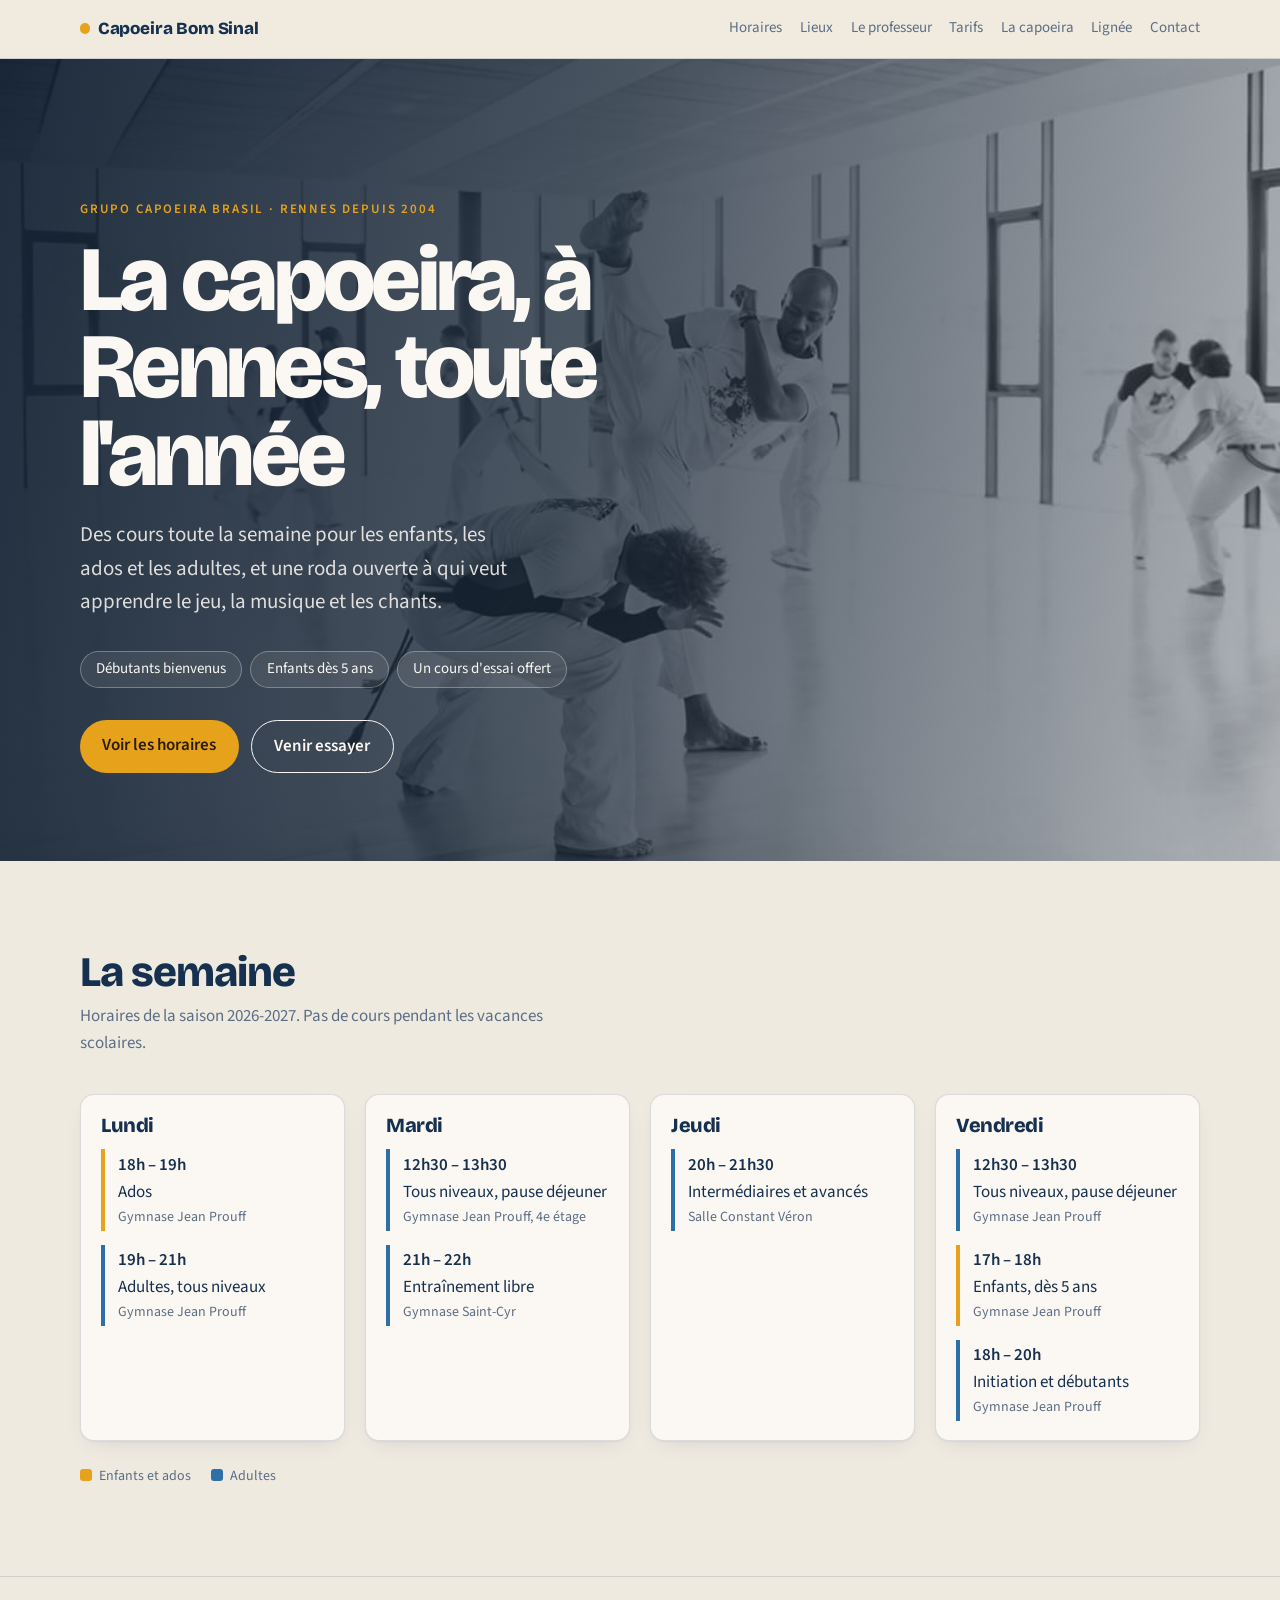
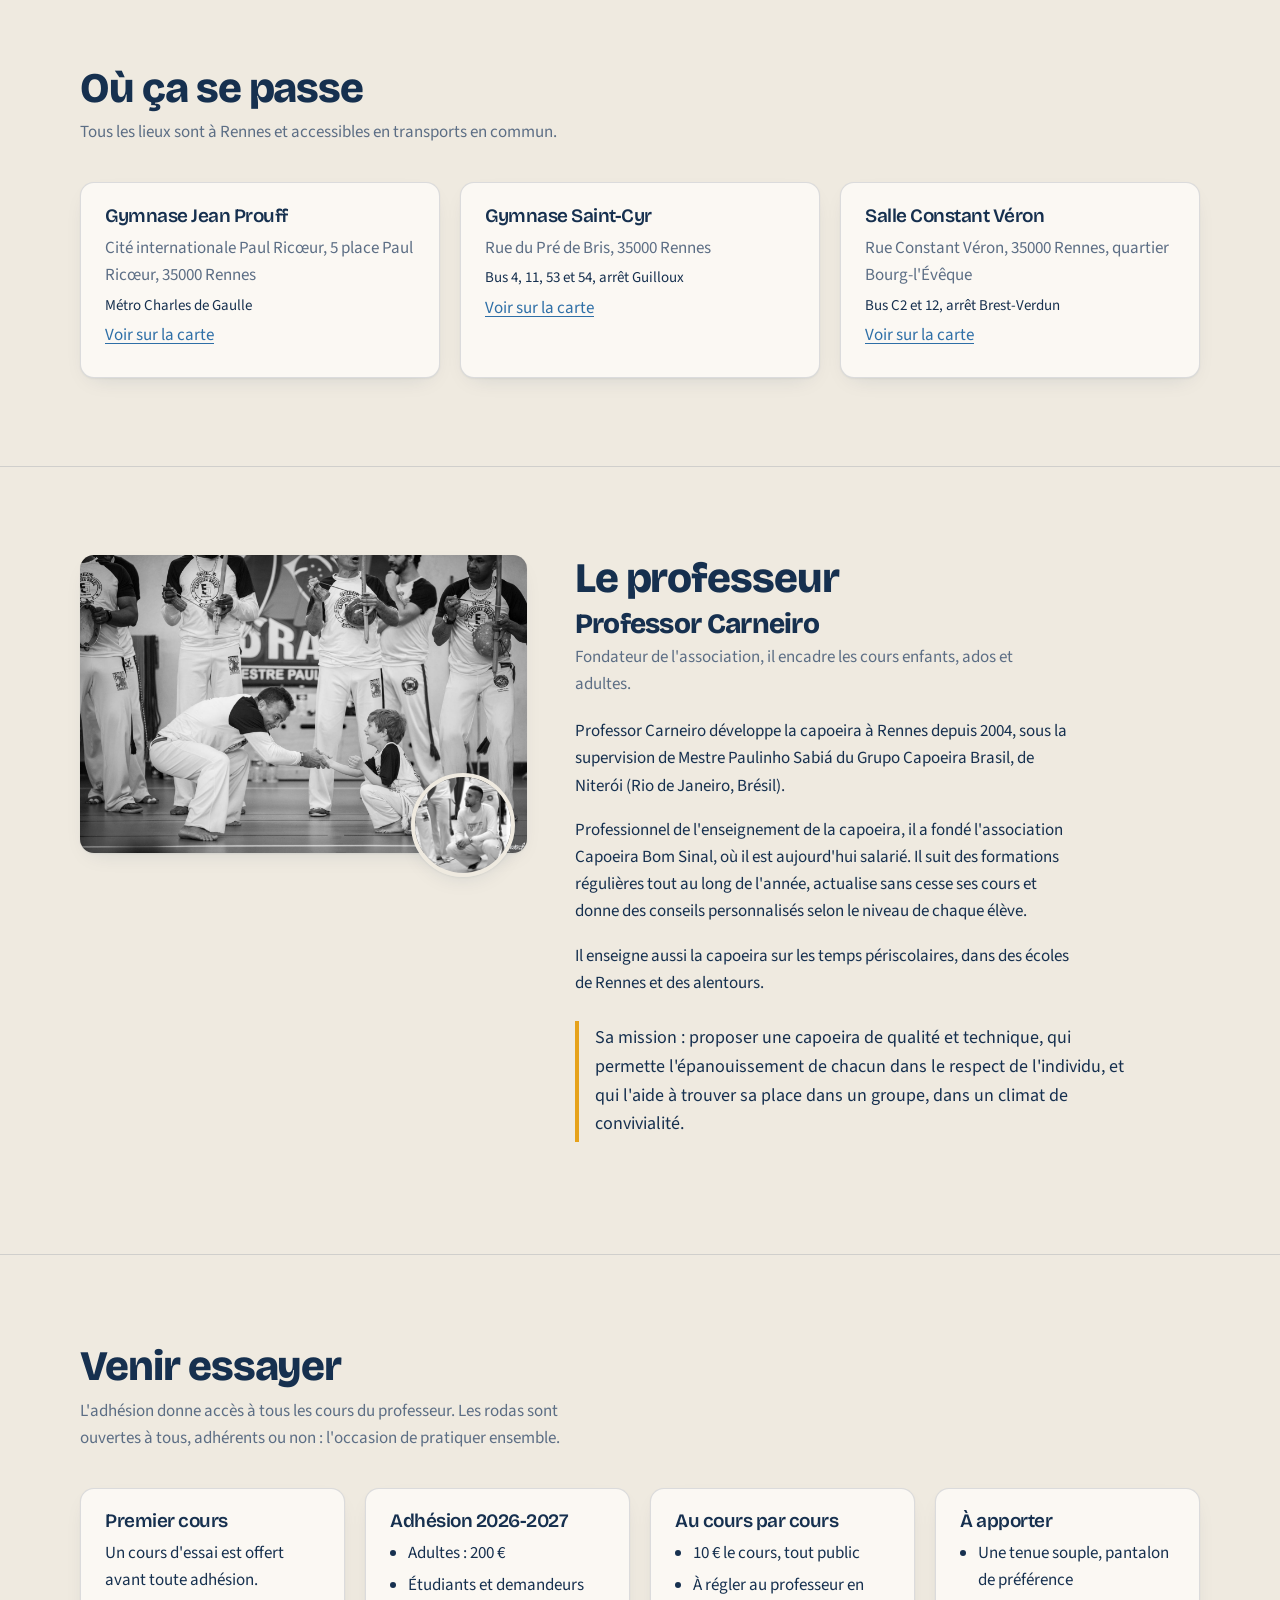
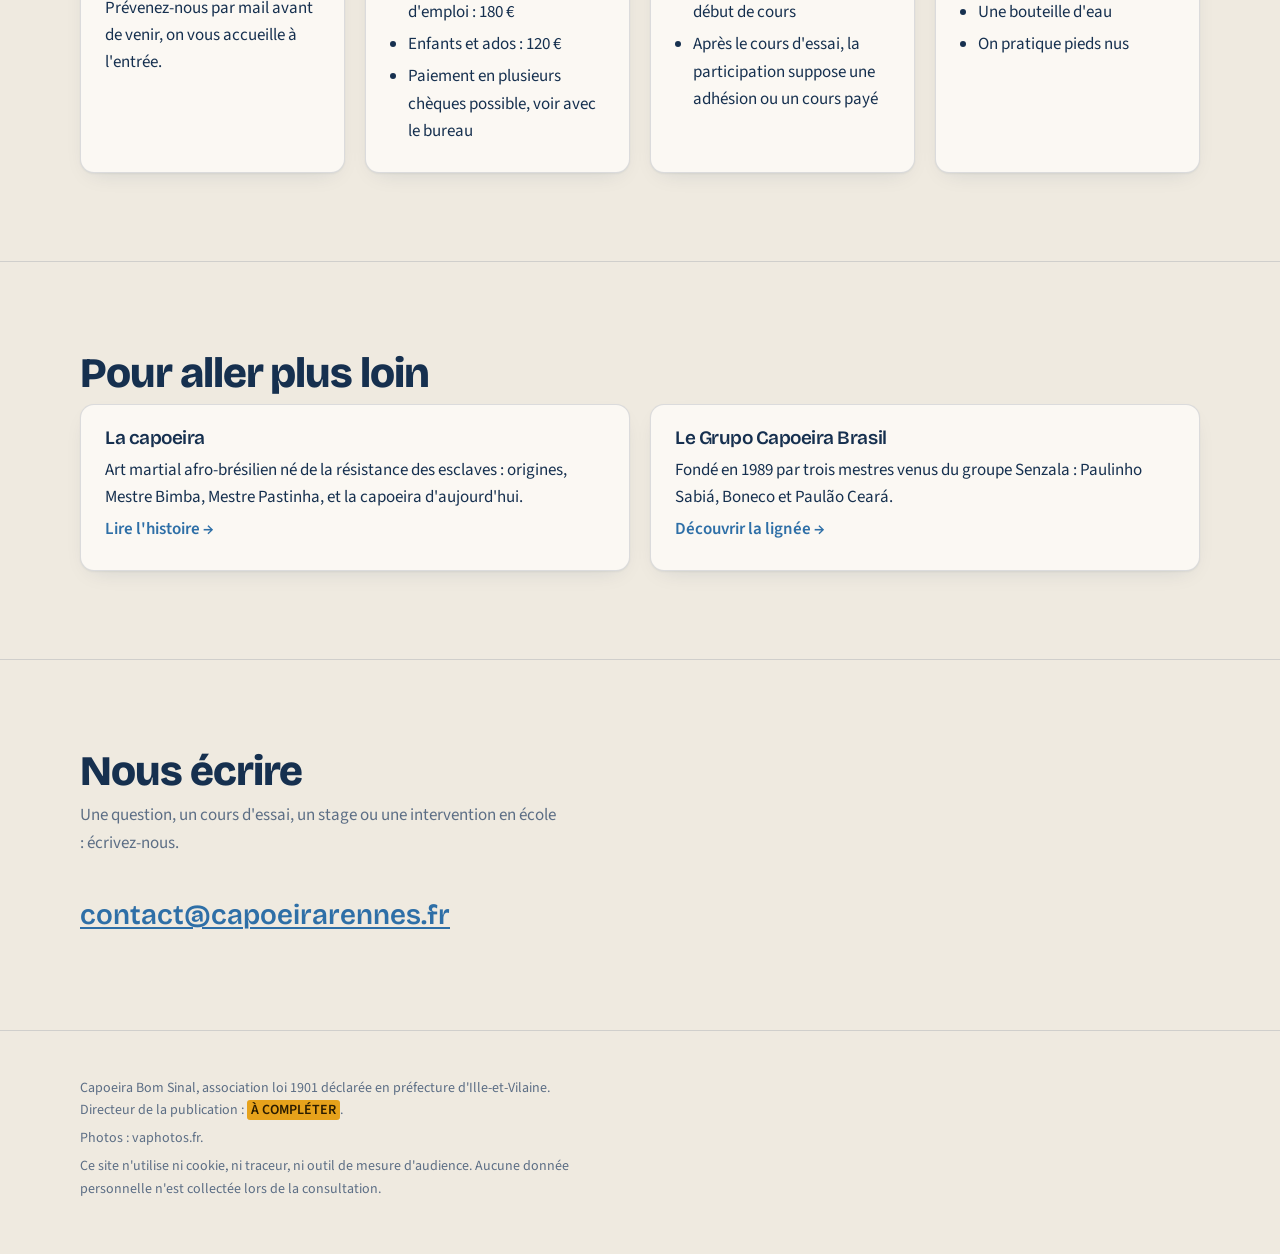
<file: index.html>
<!DOCTYPE html>
<html lang="fr">
<head>
<meta charset="utf-8">
<meta name="viewport" content="width=device-width, initial-scale=1, viewport-fit=cover">
<title>Capoeira Bom Sinal — Rennes</title>
<meta name="description" content="Cours de capoeira à Rennes, tous niveaux, enfants, ados et adultes, avec le Professor Carneiro du Grupo Capoeira Brasil. Horaires, lieux, tarifs et contact.">
<meta property="og:title" content="Capoeira Bom Sinal — Rennes">
<meta property="og:description" content="Cours de capoeira à Rennes, tous niveaux, enfants, ados et adultes.">
<meta property="og:type" content="website">
<meta property="og:image" content="/images/roda-3.jpg">
<link rel="preconnect" href="https://fonts.googleapis.com">
<link rel="preconnect" href="https://fonts.gstatic.com" crossorigin>
<link href="https://fonts.googleapis.com/css2?family=Bricolage+Grotesque:opsz,wght@12..96,500;12..96,600;12..96,800&family=Source+Sans+3:ital,wght@0,400;0,600;1,400&display=swap" rel="stylesheet">
<link rel="stylesheet" href="style.css">

<!-- ═══════════════════════════════════════════════════════════════════
     TOUT LE CONTENU DE CETTE PAGE SE MODIFIE DANS LE BLOC <script>
     EN BAS DU FICHIER. La mise en page est dans style.css.
     ═══════════════════════════════════════════════════════════════════ -->
</head>
<body>

<header class="bandeau">
  <div class="wrap">
    <a class="marque" href="./" id="marque">Capoeira Bom Sinal</a>
    <nav aria-label="Navigation principale">
      <a href="#semaine">Horaires</a>
      <a href="#lieux">Lieux</a>
      <a href="#professeur">Le professeur</a>
      <a href="#inscription">Tarifs</a>
      <a href="capoeira.html">La capoeira</a>
      <a href="lignee.html">Lignée</a>
      <a href="#contact">Contact</a>
    </nav>
  </div>
</header>

<main>
  <div class="ouverture">
    <img src="images/roda-3.jpg" alt="Deux capoeiristes en plein jeu dans une grande salle lumineuse, l'un en coup de pied haut, l'autre en esquive basse." width="1080" height="720" fetchpriority="high">
    <div class="wrap">
      <p class="surtitre" id="surtitre"></p>
      <h1 id="titre"></h1>
      <p class="chapeau" id="chapeau"></p>
      <div class="reperes" id="reperes"></div>
      <div class="actions">
        <a class="bouton" href="#semaine">Voir les horaires</a>
        <a class="bouton fantome" href="#inscription">Venir essayer</a>
      </div>
    </div>
  </div>

  <section id="semaine">
    <div class="wrap">
      <h2>La semaine</h2>
      <p class="intro" id="intro-semaine"></p>
      <div class="semaine" id="planning"></div>
      <div class="legende">
        <span><i class="puce" style="background:var(--dende)"></i>Enfants et ados</span>
        <span><i class="puce" style="background:var(--azulejo)"></i>Adultes</span>
      </div>
    </div>
  </section>

  <section id="lieux">
    <div class="wrap">
      <h2>Où ça se passe</h2>
      <p class="intro">Tous les lieux sont à Rennes et accessibles en transports en commun.</p>
      <div class="grille" id="lieux-liste"></div>
    </div>
  </section>

  <section id="professeur">
    <div class="wrap prof">
      <figure>
        <img src="images/roda-2.jpg" alt="Le Professor Carneiro accroupi dans la roda, serrant la main d'un jeune élève, devant les musiciens et leurs berimbaus." width="1600" height="1066" loading="lazy">
        <img class="portrait" src="images/carneiro.jpg" alt="Portrait du Professor Carneiro." width="206" height="206" loading="lazy">
      </figure>
      <div>
        <h2>Le professeur</h2>
        <h3 id="prof-nom"></h3>
        <p class="role" id="prof-role"></p>
        <div id="prof-texte"></div>
      </div>
    </div>
  </section>

  <section id="inscription">
    <div class="wrap">
      <h2>Venir essayer</h2>
      <p class="intro" id="intro-inscription"></p>
      <div class="grille quatre">
        <div class="carte">
          <h3>Premier cours</h3>
          <p id="essai"></p>
        </div>
        <div class="carte">
          <h3 id="tarifs-titre"></h3>
          <div id="tarifs"></div>
        </div>
        <div class="carte">
          <h3>Au cours par cours</h3>
          <div id="unitaire"></div>
        </div>
        <div class="carte">
          <h3>À apporter</h3>
          <div id="materiel"></div>
        </div>
      </div>
    </div>
  </section>

  <section id="plus-loin">
    <div class="wrap">
      <h2>Pour aller plus loin</h2>
      <div class="grille">
        <a class="carte lien-carte" href="capoeira.html">
          <h3>La capoeira</h3>
          <p>Art martial afro-brésilien né de la résistance des esclaves : origines, Mestre Bimba, Mestre Pastinha, et la capoeira d'aujourd'hui.</p>
          <p class="fleche">Lire l'histoire →</p>
        </a>
        <a class="carte lien-carte" href="lignee.html">
          <h3>Le Grupo Capoeira Brasil</h3>
          <p>Fondé en 1989 par trois mestres venus du groupe Senzala : Paulinho Sabiá, Boneco et Paulão Ceará.</p>
          <p class="fleche">Découvrir la lignée →</p>
        </a>
      </div>
    </div>
  </section>

  <section id="contact">
    <div class="wrap">
      <h2>Nous écrire</h2>
      <p class="intro">Une question, un cours d'essai, un stage ou une intervention en école : écrivez-nous.</p>
      <div id="contact-bloc"></div>
    </div>
  </section>
</main>

<footer>
  <div class="wrap">
    <p id="mentions"></p>
    <p>Photos : vaphotos.fr.</p>
    <p>Ce site n'utilise ni cookie, ni traceur, ni outil de mesure d'audience. Aucune donnée personnelle n'est collectée lors de la consultation.</p>
  </div>
</footer>

<script>
/* ═══════════════════════════════════════════════════════════════════
   CONTENU DU SITE — la seule partie à modifier.
   Les passages marqués À COMPLÉTER s'affichent en surbrillance jaune
   sur le site tant qu'ils n'ont pas été remplis.
   ═══════════════════════════════════════════════════════════════════ */

const ASSO = {
  nom:      "Capoeira Bom Sinal",
  ville:    "Rennes",
  surtitre: "Grupo Capoeira Brasil · Rennes depuis 2004",
  titre:    "La capoeira, à Rennes, toute l'année",
  chapeau:  "Des cours toute la semaine pour les enfants, les ados et les adultes, et une roda ouverte à qui veut apprendre le jeu, la musique et les chants.",

  // Petites pastilles sous le titre
  reperes: [
    "Débutants bienvenus",
    "Enfants dès 5 ans",
    "Un cours d'essai offert"
  ],

  introSemaine: "Horaires de la saison 2026-2027. Pas de cours pendant les vacances scolaires.",  // À COMPLÉTER : confirmer pour les vacances

  lieux: {
    prouff: {
      nom: "Gymnase Jean Prouff",
      adresse: "Cité internationale Paul Ricœur, 5 place Paul Ricœur, 35000 Rennes",
      acces: "Métro Charles de Gaulle"
    },
    saintcyr: {
      nom: "Gymnase Saint-Cyr",
      adresse: "Rue du Pré de Bris, 35000 Rennes",
      acces: "Bus 4, 11, 53 et 54, arrêt Guilloux"
    },
    veron: {
      nom: "Salle Constant Véron",
      adresse: "Rue Constant Véron, 35000 Rennes, quartier Bourg-l'Évêque",
      acces: "Bus C2 et 12, arrêt Brest-Verdun"
    }
  },

  // public : "enfants" (jaune, enfants et ados) ou "adultes" (bleu)
  // salle : facultatif, précise l'étage ou la salle
  semaine: [
    { jour:"Lundi", seances:[
      { debut:"18:00", fin:"19:00", public:"enfants", intitule:"Ados",                          lieu:"prouff" },
      { debut:"19:00", fin:"21:00", public:"adultes", intitule:"Adultes, tous niveaux",         lieu:"prouff" }
    ]},
    { jour:"Mardi", seances:[
      { debut:"12:30", fin:"13:30", public:"adultes", intitule:"Tous niveaux, pause déjeuner",  lieu:"prouff", salle:"4e étage" },
      { debut:"21:00", fin:"22:00", public:"adultes", intitule:"Entraînement libre",            lieu:"saintcyr" }
    ]},
    { jour:"Jeudi", seances:[
      { debut:"20:00", fin:"21:30", public:"adultes", intitule:"Intermédiaires et avancés",     lieu:"veron" }
    ]},
    { jour:"Vendredi", seances:[
      { debut:"12:30", fin:"13:30", public:"adultes", intitule:"Tous niveaux, pause déjeuner",  lieu:"prouff" },
      { debut:"17:00", fin:"18:00", public:"enfants", intitule:"Enfants, dès 5 ans",            lieu:"prouff" },
      { debut:"18:00", fin:"20:00", public:"adultes", intitule:"Initiation et débutants",       lieu:"prouff" }
    ]}
  ],

  professeur: {
    nom:  "Professor Carneiro",
    role: "Fondateur de l'association, il encadre les cours enfants, ados et adultes.",
    texte: [
      "Professor Carneiro développe la capoeira à Rennes depuis 2004, sous la supervision de Mestre Paulinho Sabiá du Grupo Capoeira Brasil, de Niterói (Rio de Janeiro, Brésil).",
      "Professionnel de l'enseignement de la capoeira, il a fondé l'association Capoeira Bom Sinal, où il est aujourd'hui salarié. Il suit des formations régulières tout au long de l'année, actualise sans cesse ses cours et donne des conseils personnalisés selon le niveau de chaque élève.",
      "Il enseigne aussi la capoeira sur les temps périscolaires, dans des écoles de Rennes et des alentours."
    ],
    mission: "Sa mission : proposer une capoeira de qualité et technique, qui permette l'épanouissement de chacun dans le respect de l'individu, et qui l'aide à trouver sa place dans un groupe, dans un climat de convivialité."
  },

  introInscription: "L'adhésion donne accès à tous les cours du professeur. Les rodas sont ouvertes à tous, adhérents ou non : l'occasion de pratiquer ensemble.",

  essai: "Un cours d'essai est offert avant toute adhésion. Prévenez-nous par mail avant de venir, on vous accueille à l'entrée.",

  tarifsTitre: "Adhésion 2026-2027",
  tarifs: [
    "Adultes : 200 €",
    "Étudiants et demandeurs d'emploi : 180 €",
    "Enfants et ados : 120 €",
    "Paiement en plusieurs chèques possible, voir avec le bureau"
  ],

  unitaire: [
    "10 € le cours, tout public",
    "À régler au professeur en début de cours",
    "Après le cours d'essai, la participation suppose une adhésion ou un cours payé"
  ],

  materiel: [
    "Une tenue souple, pantalon de préférence",
    "Une bouteille d'eau",
    "On pratique pieds nus"
  ],

  contact: {
    email: "contact@capoeirarennes.fr",   // À COMPLÉTER : adresse réellement relevée
    tel: "",                              // laisser vide si vous ne publiez pas de numéro
    reseaux: [
      // { nom:"Instagram", url:"https://instagram.com/…" }
    ]
  },

  mentions: "Capoeira Bom Sinal, association loi 1901 déclarée en préfecture d'Ille-et-Vilaine. Directeur de la publication : À COMPLÉTER."
};

/* ═══════════════════════════════════════════════════════════════════
   AFFICHAGE — ne rien modifier en dessous de cette ligne.
   ═══════════════════════════════════════════════════════════════════ */

const $ = (s) => document.querySelector(s);
const esc = (s) => String(s).replace(/[&<>"]/g, c => ({'&':'&amp;','<':'&lt;','>':'&gt;','"':'&quot;'}[c]));
const marque = (s) => esc(s).replace(/À COMPLÉTER[^,.;)]*/g, m => `<span class="aremplir">${m}</span>`);
const liste = (items) => `<ul>${items.map(i => `<li>${marque(i)}</li>`).join("")}</ul>`;
const affiche = (h) => h.replace(":", "h").replace(/h00$/, "h");

document.title = `${ASSO.nom} — ${ASSO.ville}`;
$("#surtitre").textContent = ASSO.surtitre;
$("#titre").textContent = ASSO.titre;
$("#chapeau").textContent = ASSO.chapeau;
$("#intro-semaine").innerHTML = marque(ASSO.introSemaine);
$("#reperes").innerHTML = ASSO.reperes.map(r => `<span class="repere">${marque(r)}</span>`).join("");

// Semaine
$("#planning").innerHTML = ASSO.semaine.filter(j => j.seances.length).map(j => `
  <div class="carte jour">
    <h3>${esc(j.jour)}</h3>
    ${j.seances.map(s => {
      const lieu = ASSO.lieux[s.lieu];
      const ou = [lieu ? lieu.nom : "", s.salle || ""].filter(Boolean).join(", ");
      return `<div class="creneau ${s.public === "enfants" ? "enfants" : ""}">
                <span class="h">${affiche(s.debut)} – ${affiche(s.fin)}</span>
                <span class="q">${marque(s.intitule)}</span>
                <span class="l">${esc(ou)}</span>
              </div>`;
    }).join("")}
  </div>`).join("");

// Lieux
$("#lieux-liste").innerHTML = Object.values(ASSO.lieux).map(l => `
  <div class="carte lieu">
    <h3>${esc(l.nom)}</h3>
    <address>${marque(l.adresse)}</address>
    <p class="acces">${marque(l.acces)}</p>
    <p><a href="https://www.openstreetmap.org/search?query=${encodeURIComponent(l.nom + ", Rennes")}"
          rel="noopener">Voir sur la carte</a></p>
  </div>`).join("");

// Professeur
const p = ASSO.professeur;
$("#prof-nom").textContent = p.nom;
$("#prof-role").textContent = p.role;
$("#prof-texte").innerHTML = p.texte.map(t => `<p>${marque(t)}</p>`).join("")
  + `<p class="mission">${marque(p.mission)}</p>`;

// Inscription
$("#intro-inscription").innerHTML = marque(ASSO.introInscription);
$("#essai").innerHTML = marque(ASSO.essai);
$("#tarifs-titre").textContent = ASSO.tarifsTitre;
$("#tarifs").innerHTML = liste(ASSO.tarifs);
$("#unitaire").innerHTML = liste(ASSO.unitaire);
$("#materiel").innerHTML = liste(ASSO.materiel);

// Contact
const c = ASSO.contact;
$("#contact-bloc").innerHTML = [
  c.email ? `<p class="contact-ligne"><a href="mailto:${esc(c.email)}">${esc(c.email)}</a></p>` : "",
  c.tel   ? `<p class="contact-ligne"><a href="tel:${esc(c.tel.replace(/\s/g,""))}">${esc(c.tel)}</a></p>` : "",
  c.reseaux.length
    ? `<p>${c.reseaux.map(r => `<a href="${esc(r.url)}" rel="noopener">${esc(r.nom)}</a>`).join(" · ")}</p>`
    : ""
].join("");

$("#mentions").innerHTML = marque(ASSO.mentions);
</script>
</body>
</html>
</file>
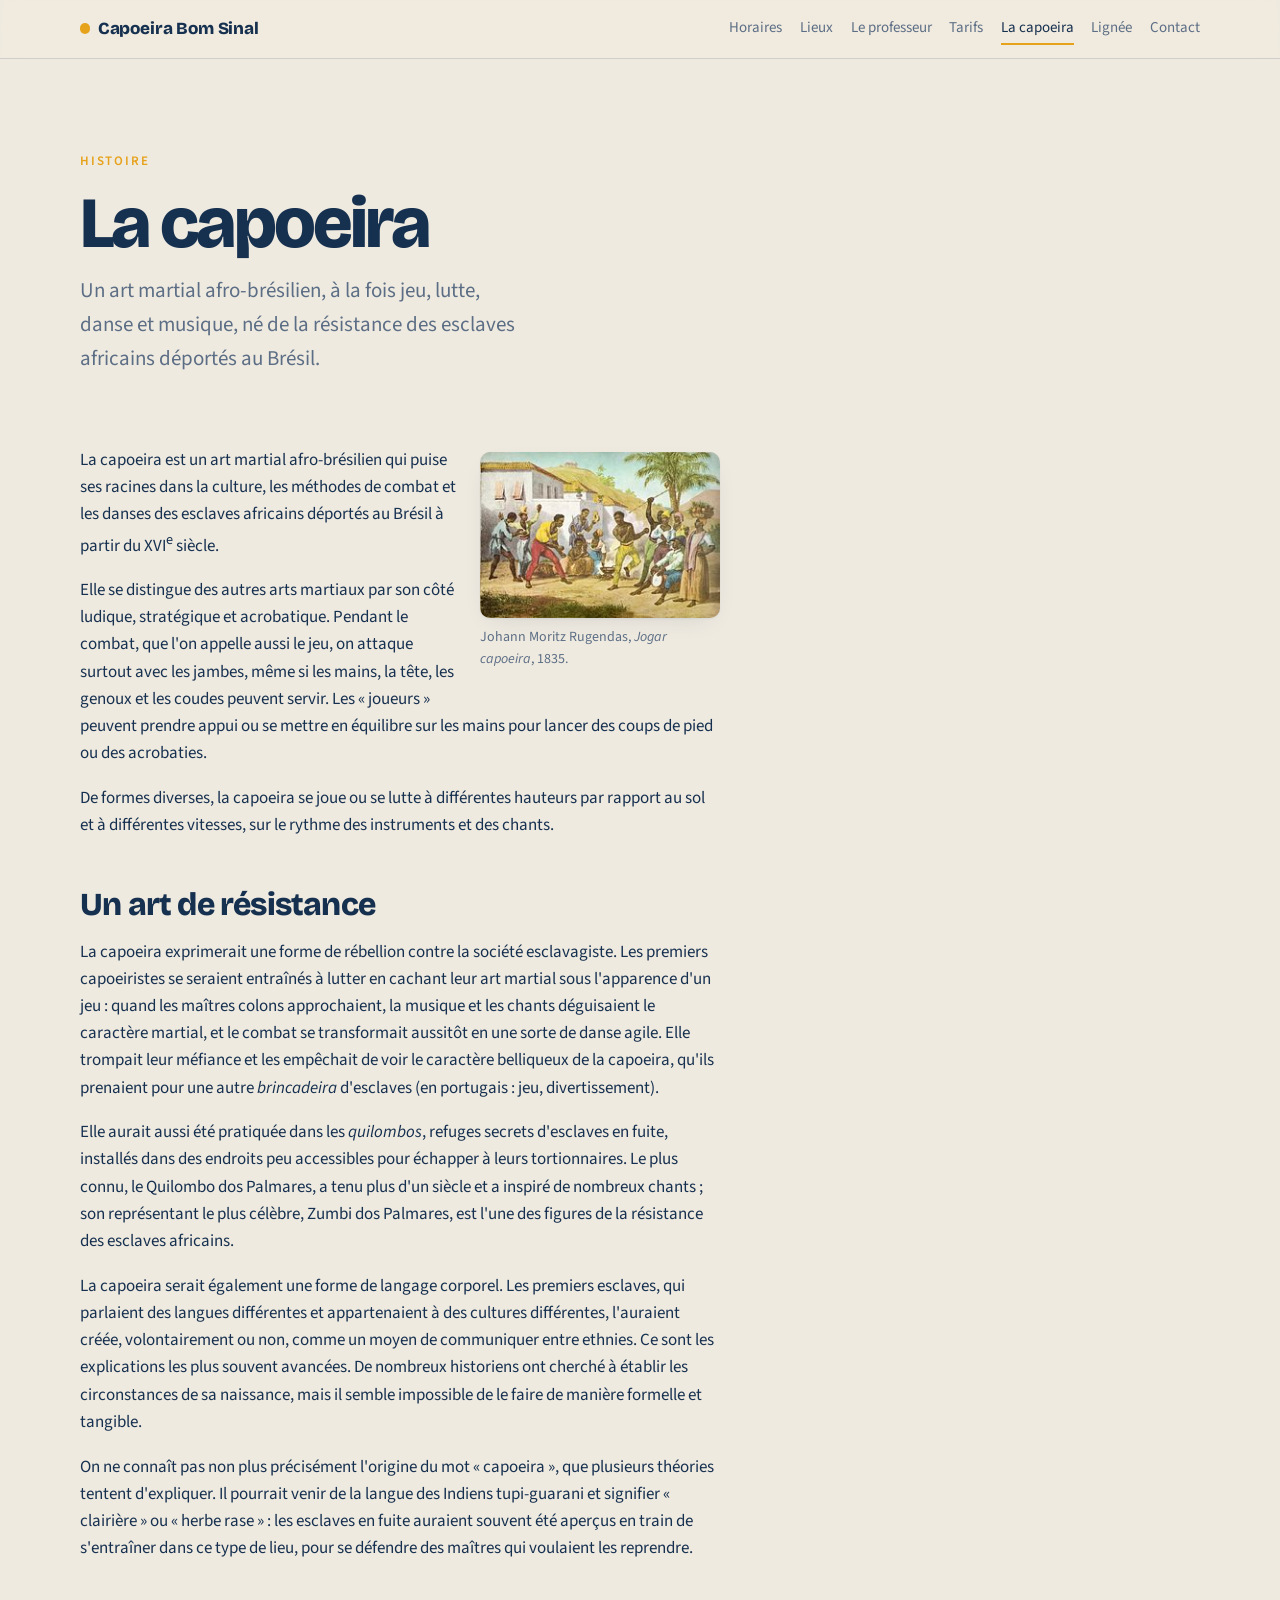
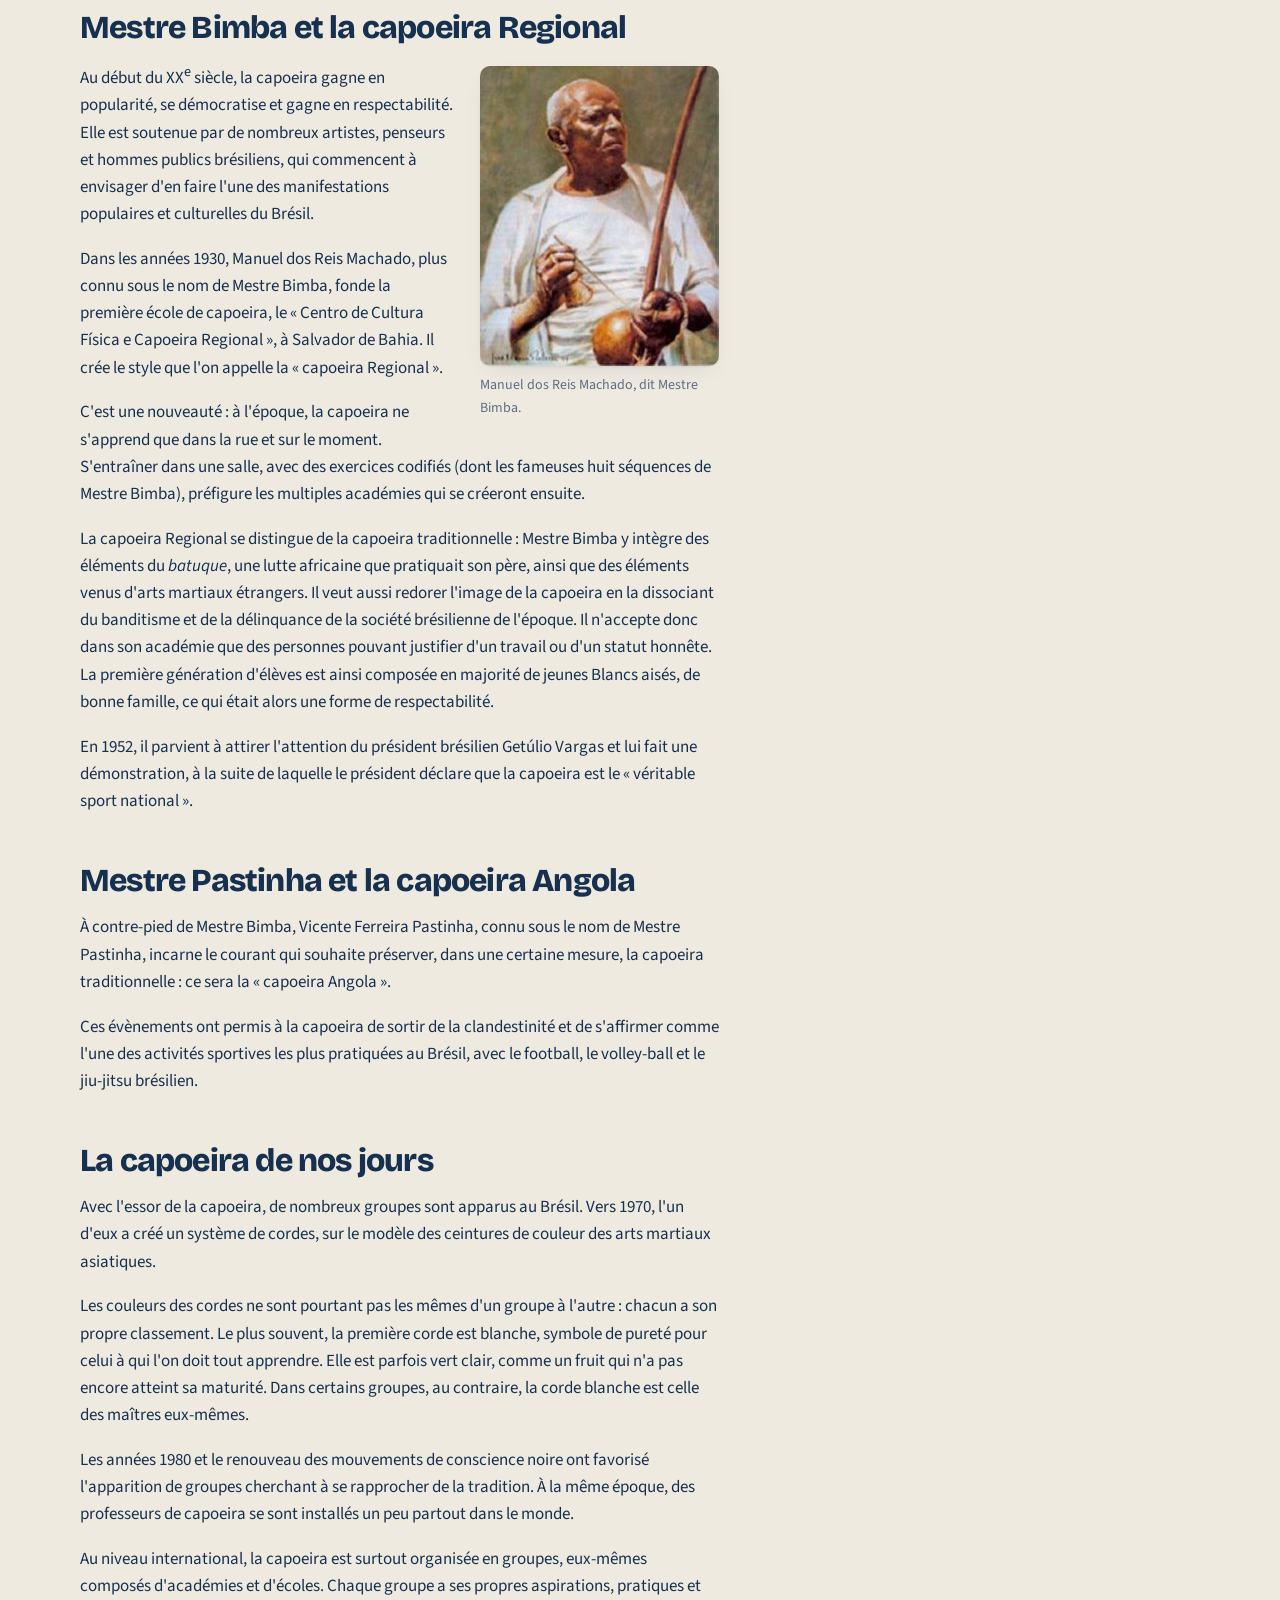
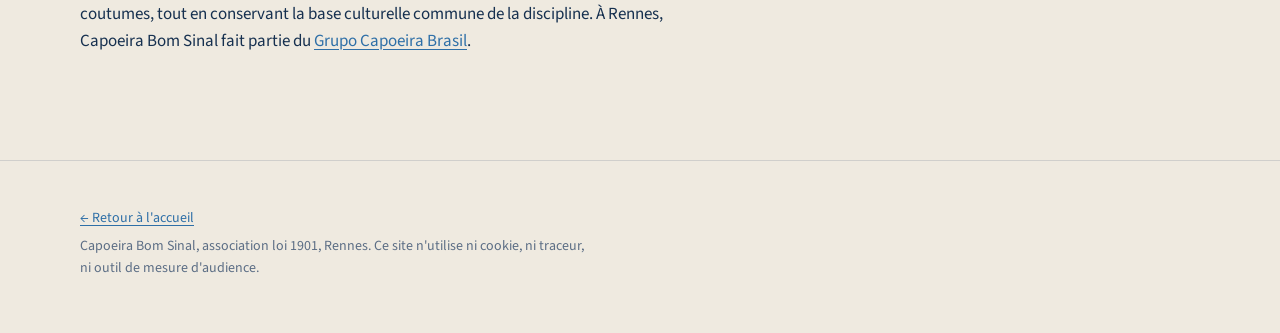
<file: capoeira.html>
<!DOCTYPE html>
<html lang="fr">
<head>
<meta charset="utf-8">
<meta name="viewport" content="width=device-width, initial-scale=1, viewport-fit=cover">
<title>La capoeira — Capoeira Bom Sinal</title>
<meta name="description" content="Histoire de la capoeira, art martial afro-brésilien : origines, quilombos, Mestre Bimba et la capoeira Regional, Mestre Pastinha et la capoeira Angola, la capoeira aujourd'hui.">
<link rel="preconnect" href="https://fonts.googleapis.com">
<link rel="preconnect" href="https://fonts.gstatic.com" crossorigin>
<link href="https://fonts.googleapis.com/css2?family=Bricolage+Grotesque:opsz,wght@12..96,500;12..96,600;12..96,800&family=Source+Sans+3:ital,wght@0,400;0,600;1,400&display=swap" rel="stylesheet">
<link rel="stylesheet" href="style.css">
</head>
<body>

<header class="bandeau">
  <div class="wrap">
    <a class="marque" href="./">Capoeira Bom Sinal</a>
    <nav aria-label="Navigation principale">
      <a href="./#semaine">Horaires</a>
      <a href="./#lieux">Lieux</a>
      <a href="./#professeur">Le professeur</a>
      <a href="./#inscription">Tarifs</a>
      <a href="capoeira.html" aria-current="page">La capoeira</a>
      <a href="lignee.html">Lignée</a>
      <a href="./#contact">Contact</a>
    </nav>
  </div>
</header>

<main>
  <div class="entete-article wrap">
    <p class="surtitre">Histoire</p>
    <h1>La capoeira</h1>
    <p class="chapeau">Un art martial afro-brésilien, à la fois jeu, lutte, danse et musique, né de la résistance des esclaves africains déportés au Brésil.</p>
  </div>

  <section class="article">
    <div class="wrap">
      <div class="corps">
        <figure class="flottant">
          <img src="images/rugendas-roda.jpg" alt="Gravure ancienne : une ronde de personnes autour de deux joueurs de capoeira, au son d'un tambour." width="250" height="173" loading="lazy">
          <figcaption>Johann Moritz Rugendas, <i>Jogar capoeira</i>, 1835.</figcaption>
        </figure>

        <p>La capoeira est un art martial afro-brésilien qui puise ses racines dans la culture, les méthodes de combat et les danses des esclaves africains déportés au Brésil à partir du XVI<sup>e</sup> siècle.</p>

        <p>Elle se distingue des autres arts martiaux par son côté ludique, stratégique et acrobatique. Pendant le combat, que l'on appelle aussi le jeu, on attaque surtout avec les jambes, même si les mains, la tête, les genoux et les coudes peuvent servir. Les « joueurs » peuvent prendre appui ou se mettre en équilibre sur les mains pour lancer des coups de pied ou des acrobaties.</p>

        <p>De formes diverses, la capoeira se joue ou se lutte à différentes hauteurs par rapport au sol et à différentes vitesses, sur le rythme des instruments et des chants.</p>

        <h2>Un art de résistance</h2>

        <p>La capoeira exprimerait une forme de rébellion contre la société esclavagiste. Les premiers capoeiristes se seraient entraînés à lutter en cachant leur art martial sous l'apparence d'un jeu : quand les maîtres colons approchaient, la musique et les chants déguisaient le caractère martial, et le combat se transformait aussitôt en une sorte de danse agile. Elle trompait leur méfiance et les empêchait de voir le caractère belliqueux de la capoeira, qu'ils prenaient pour une autre <i>brincadeira</i> d'esclaves (en portugais : jeu, divertissement).</p>

        <p>Elle aurait aussi été pratiquée dans les <i>quilombos</i>, refuges secrets d'esclaves en fuite, installés dans des endroits peu accessibles pour échapper à leurs tortionnaires. Le plus connu, le Quilombo dos Palmares, a tenu plus d'un siècle et a inspiré de nombreux chants ; son représentant le plus célèbre, Zumbi dos Palmares, est l'une des figures de la résistance des esclaves africains.</p>

        <p>La capoeira serait également une forme de langage corporel. Les premiers esclaves, qui parlaient des langues différentes et appartenaient à des cultures différentes, l'auraient créée, volontairement ou non, comme un moyen de communiquer entre ethnies. Ce sont les explications les plus souvent avancées. De nombreux historiens ont cherché à établir les circonstances de sa naissance, mais il semble impossible de le faire de manière formelle et tangible.</p>

        <p>On ne connaît pas non plus précisément l'origine du mot « capoeira », que plusieurs théories tentent d'expliquer. Il pourrait venir de la langue des Indiens tupi-guarani et signifier « clairière » ou « herbe rase » : les esclaves en fuite auraient souvent été aperçus en train de s'entraîner dans ce type de lieu, pour se défendre des maîtres qui voulaient les reprendre.</p>

        <h2>Mestre Bimba et la capoeira Regional</h2>

        <figure class="flottant">
          <img src="images/mestre-bimba.jpg" alt="Photographie ancienne de Mestre Bimba." width="239" height="300" loading="lazy">
          <figcaption>Manuel dos Reis Machado, dit Mestre Bimba.</figcaption>
        </figure>

        <p>Au début du XX<sup>e</sup> siècle, la capoeira gagne en popularité, se démocratise et gagne en respectabilité. Elle est soutenue par de nombreux artistes, penseurs et hommes publics brésiliens, qui commencent à envisager d'en faire l'une des manifestations populaires et culturelles du Brésil.</p>

        <p>Dans les années 1930, Manuel dos Reis Machado, plus connu sous le nom de Mestre Bimba, fonde la première école de capoeira, le « Centro de Cultura Física e Capoeira Regional », à Salvador de Bahia. Il crée le style que l'on appelle la « capoeira Regional ».</p>

        <p>C'est une nouveauté : à l'époque, la capoeira ne s'apprend que dans la rue et sur le moment. S'entraîner dans une salle, avec des exercices codifiés (dont les fameuses huit séquences de Mestre Bimba), préfigure les multiples académies qui se créeront ensuite.</p>

        <p>La capoeira Regional se distingue de la capoeira traditionnelle : Mestre Bimba y intègre des éléments du <i>batuque</i>, une lutte africaine que pratiquait son père, ainsi que des éléments venus d'arts martiaux étrangers. Il veut aussi redorer l'image de la capoeira en la dissociant du banditisme et de la délinquance de la société brésilienne de l'époque. Il n'accepte donc dans son académie que des personnes pouvant justifier d'un travail ou d'un statut honnête. La première génération d'élèves est ainsi composée en majorité de jeunes Blancs aisés, de bonne famille, ce qui était alors une forme de respectabilité.</p>

        <p>En 1952, il parvient à attirer l'attention du président brésilien Getúlio Vargas et lui fait une démonstration, à la suite de laquelle le président déclare que la capoeira est le « véritable sport national ».</p>

        <h2>Mestre Pastinha et la capoeira Angola</h2>

        <p>À contre-pied de Mestre Bimba, Vicente Ferreira Pastinha, connu sous le nom de Mestre Pastinha, incarne le courant qui souhaite préserver, dans une certaine mesure, la capoeira traditionnelle : ce sera la « capoeira Angola ».</p>

        <p>Ces évènements ont permis à la capoeira de sortir de la clandestinité et de s'affirmer comme l'une des activités sportives les plus pratiquées au Brésil, avec le football, le volley-ball et le jiu-jitsu brésilien.</p>

        <h2>La capoeira de nos jours</h2>

        <p>Avec l'essor de la capoeira, de nombreux groupes sont apparus au Brésil. Vers 1970, l'un d'eux a créé un système de cordes, sur le modèle des ceintures de couleur des arts martiaux asiatiques.</p>

        <p>Les couleurs des cordes ne sont pourtant pas les mêmes d'un groupe à l'autre : chacun a son propre classement. Le plus souvent, la première corde est blanche, symbole de pureté pour celui à qui l'on doit tout apprendre. Elle est parfois vert clair, comme un fruit qui n'a pas encore atteint sa maturité. Dans certains groupes, au contraire, la corde blanche est celle des maîtres eux-mêmes.</p>

        <p>Les années 1980 et le renouveau des mouvements de conscience noire ont favorisé l'apparition de groupes cherchant à se rapprocher de la tradition. À la même époque, des professeurs de capoeira se sont installés un peu partout dans le monde.</p>

        <p>Au niveau international, la capoeira est surtout organisée en groupes, eux-mêmes composés d'académies et d'écoles. Chaque groupe a ses propres aspirations, pratiques et coutumes, tout en conservant la base culturelle commune de la discipline. À Rennes, Capoeira Bom Sinal fait partie du <a href="lignee.html">Grupo Capoeira Brasil</a>.</p>
      </div>
    </div>
  </section>
</main>

<footer>
  <div class="wrap">
    <p><a href="./">← Retour à l'accueil</a></p>
    <p>Capoeira Bom Sinal, association loi 1901, Rennes. Ce site n'utilise ni cookie, ni traceur, ni outil de mesure d'audience.</p>
  </div>
</footer>
</body>
</html>
</file>
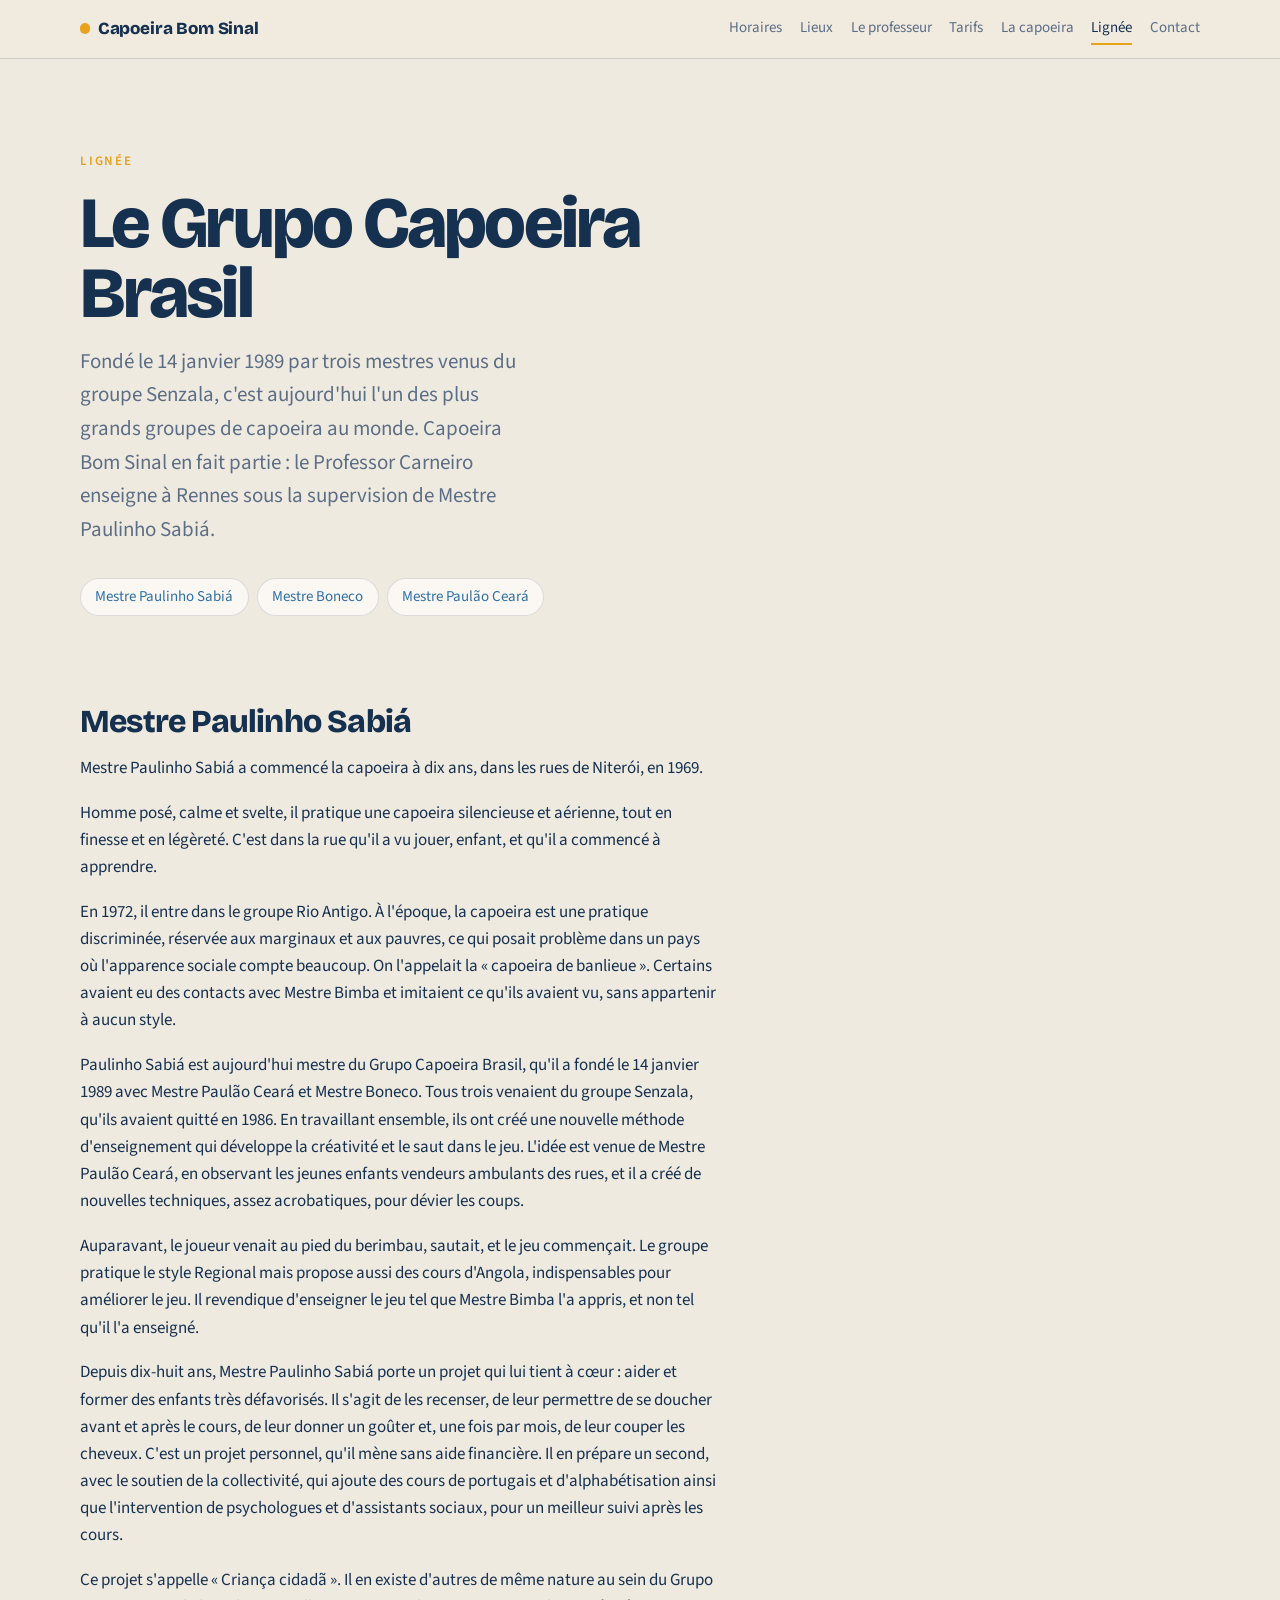
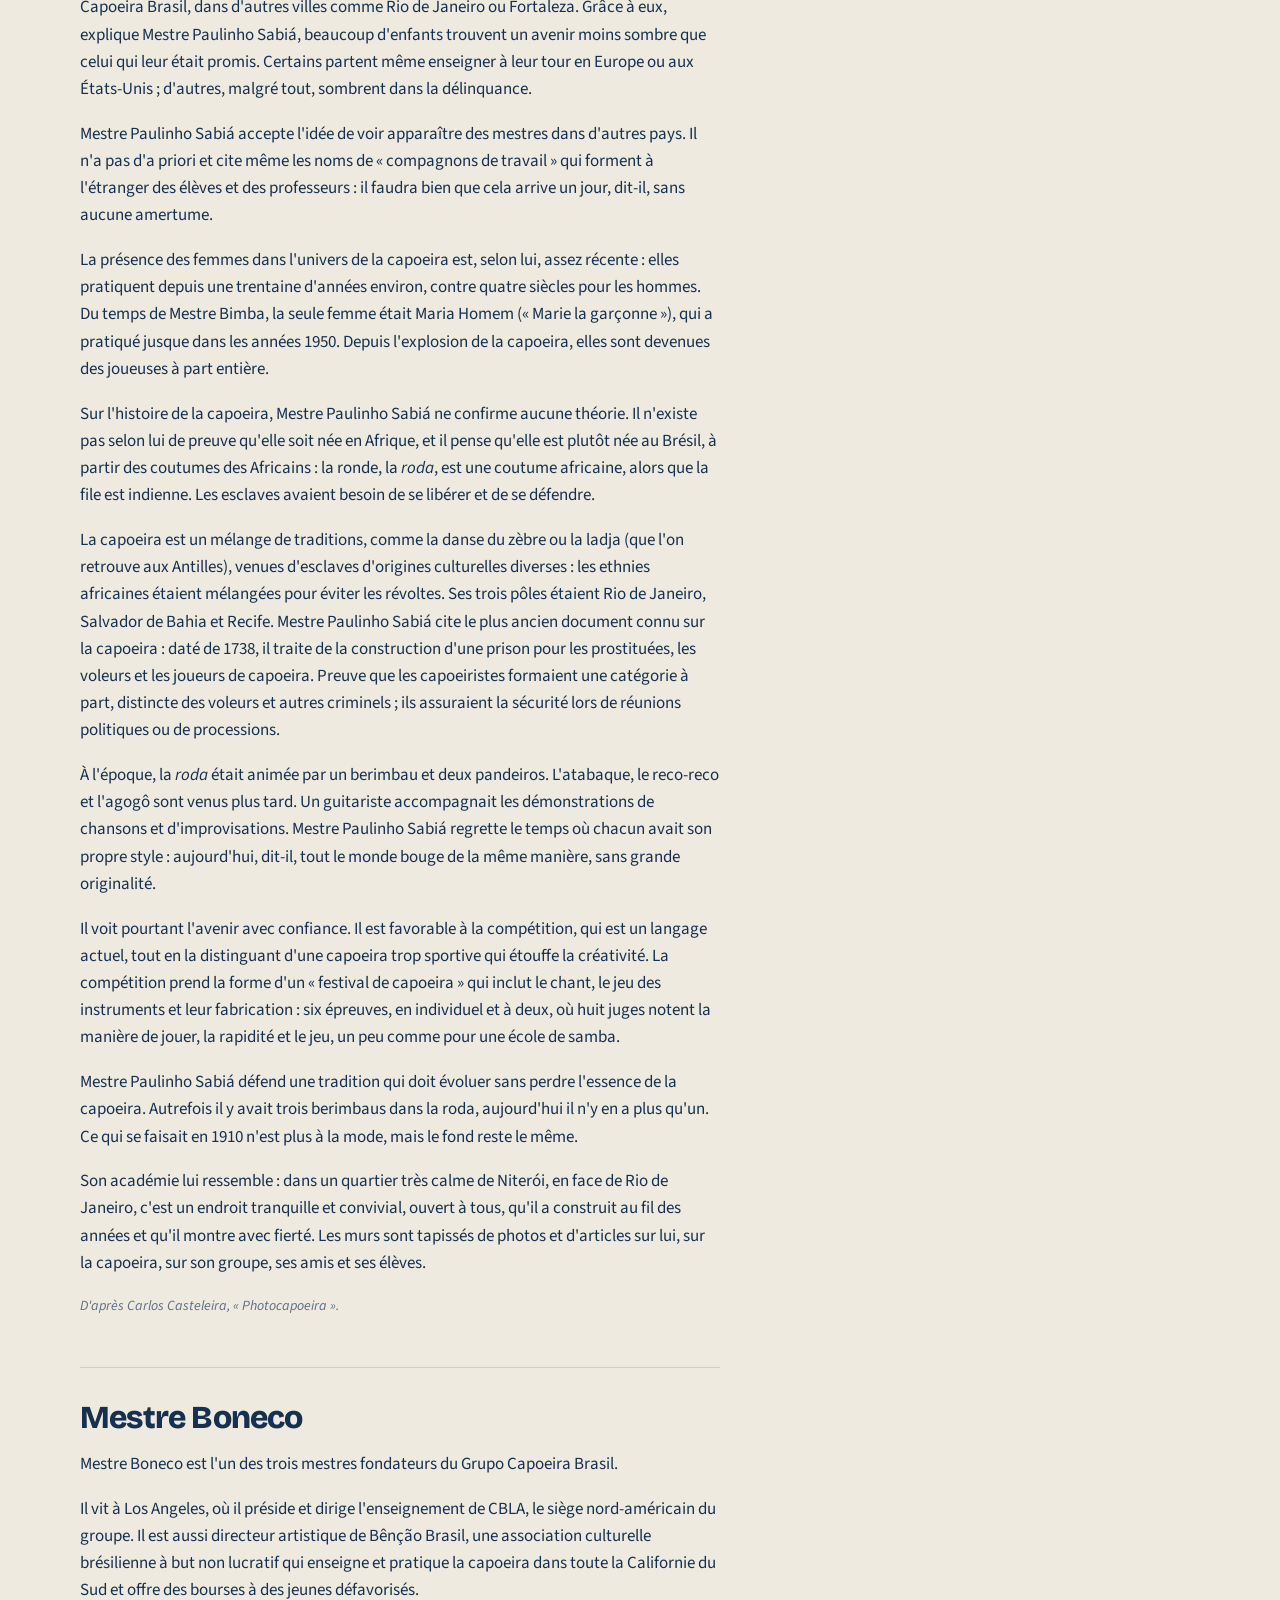
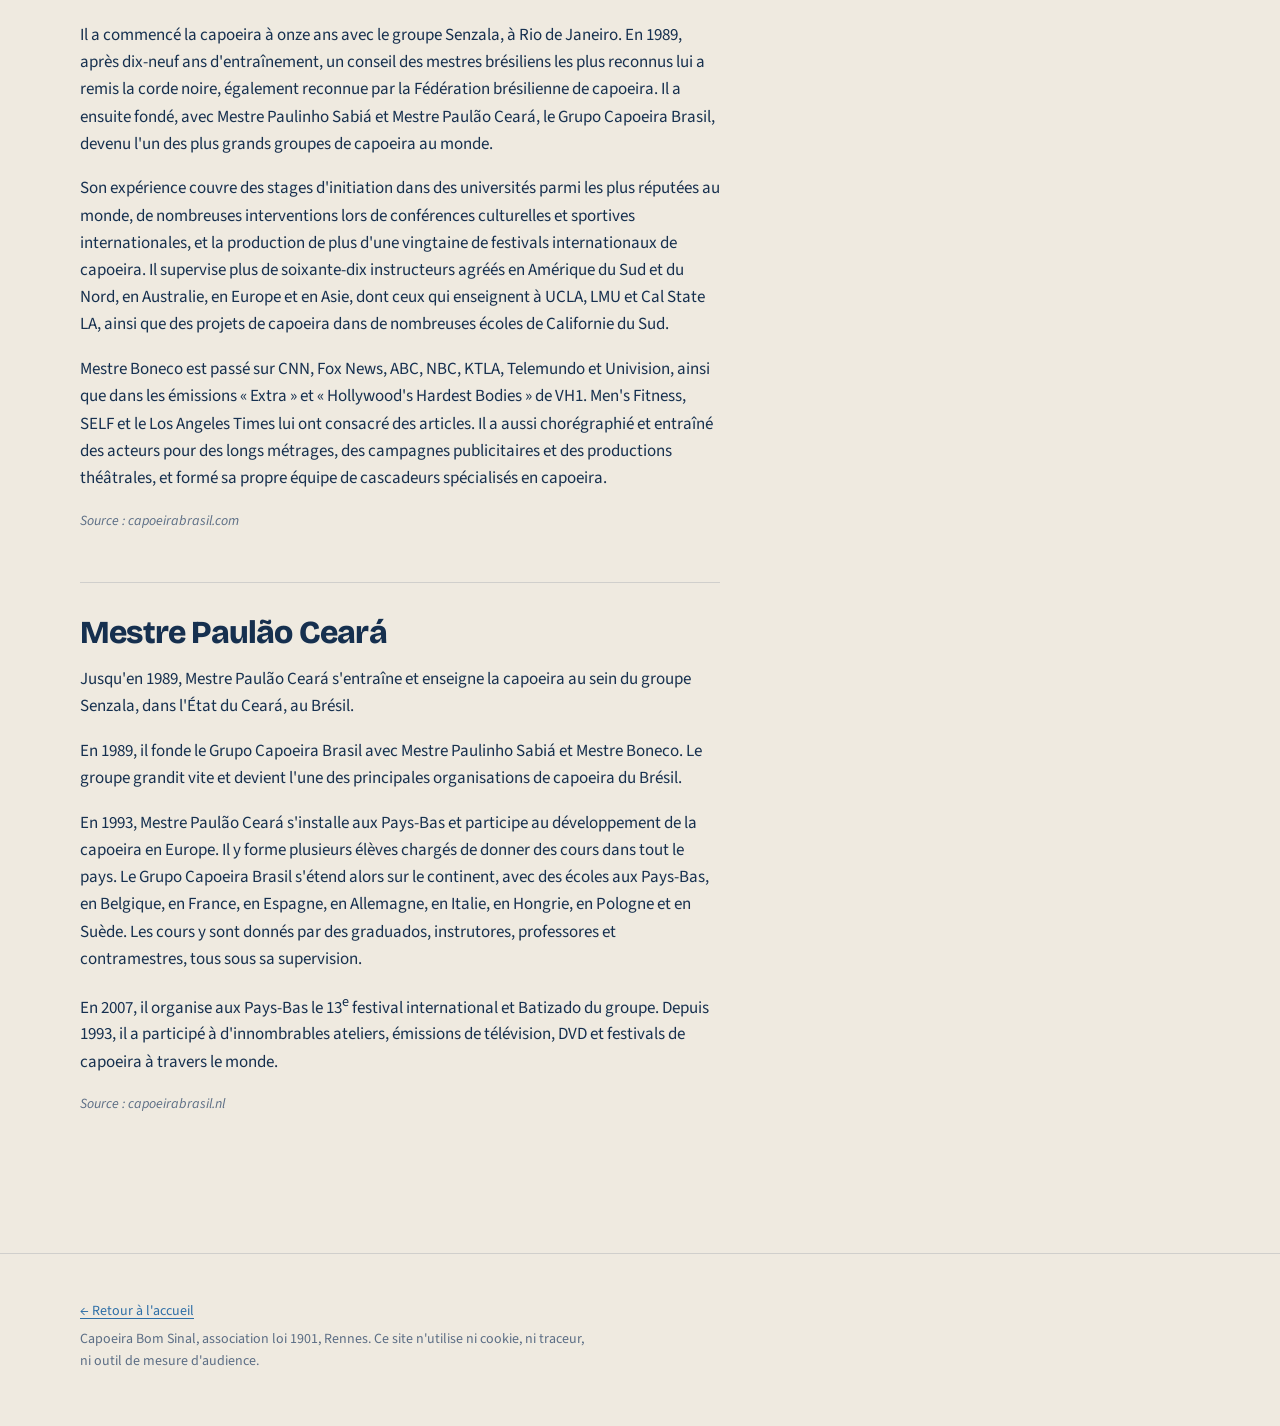
<file: lignee.html>
<!DOCTYPE html>
<html lang="fr">
<head>
<meta charset="utf-8">
<meta name="viewport" content="width=device-width, initial-scale=1, viewport-fit=cover">
<title>Lignée — Capoeira Bom Sinal</title>
<meta name="description" content="Le Grupo Capoeira Brasil, fondé en 1989 par Mestre Paulinho Sabiá, Mestre Boneco et Mestre Paulão Ceará, dont fait partie Capoeira Bom Sinal à Rennes.">
<link rel="preconnect" href="https://fonts.googleapis.com">
<link rel="preconnect" href="https://fonts.gstatic.com" crossorigin>
<link href="https://fonts.googleapis.com/css2?family=Bricolage+Grotesque:opsz,wght@12..96,500;12..96,600;12..96,800&family=Source+Sans+3:ital,wght@0,400;0,600;1,400&display=swap" rel="stylesheet">
<link rel="stylesheet" href="style.css">
</head>
<body>

<header class="bandeau">
  <div class="wrap">
    <a class="marque" href="./">Capoeira Bom Sinal</a>
    <nav aria-label="Navigation principale">
      <a href="./#semaine">Horaires</a>
      <a href="./#lieux">Lieux</a>
      <a href="./#professeur">Le professeur</a>
      <a href="./#inscription">Tarifs</a>
      <a href="capoeira.html">La capoeira</a>
      <a href="lignee.html" aria-current="page">Lignée</a>
      <a href="./#contact">Contact</a>
    </nav>
  </div>
</header>

<main>
  <div class="entete-article wrap">
    <p class="surtitre">Lignée</p>
    <h1>Le Grupo Capoeira Brasil</h1>
    <p class="chapeau">Fondé le 14 janvier 1989 par trois mestres venus du groupe Senzala, c'est aujourd'hui l'un des plus grands groupes de capoeira au monde. Capoeira Bom Sinal en fait partie : le Professor Carneiro enseigne à Rennes sous la supervision de Mestre Paulinho Sabiá.</p>
    <ul class="sommaire">
      <li><a href="#paulinho-sabia">Mestre Paulinho Sabiá</a></li>
      <li><a href="#boneco">Mestre Boneco</a></li>
      <li><a href="#paulao-ceara">Mestre Paulão Ceará</a></li>
    </ul>
  </div>

  <section class="article">
    <div class="wrap">
      <div class="corps">

        <article class="mestre" id="paulinho-sabia">
          <h2>Mestre Paulinho Sabiá</h2>

          <p>Mestre Paulinho Sabiá a commencé la capoeira à dix ans, dans les rues de Niterói, en 1969.</p>

          <p>Homme posé, calme et svelte, il pratique une capoeira silencieuse et aérienne, tout en finesse et en légèreté. C'est dans la rue qu'il a vu jouer, enfant, et qu'il a commencé à apprendre.</p>

          <p>En 1972, il entre dans le groupe Rio Antigo. À l'époque, la capoeira est une pratique discriminée, réservée aux marginaux et aux pauvres, ce qui posait problème dans un pays où l'apparence sociale compte beaucoup. On l'appelait la « capoeira de banlieue ». Certains avaient eu des contacts avec Mestre Bimba et imitaient ce qu'ils avaient vu, sans appartenir à aucun style.</p>

          <p>Paulinho Sabiá est aujourd'hui mestre du Grupo Capoeira Brasil, qu'il a fondé le 14 janvier 1989 avec Mestre Paulão Ceará et Mestre Boneco. Tous trois venaient du groupe Senzala, qu'ils avaient quitté en 1986. En travaillant ensemble, ils ont créé une nouvelle méthode d'enseignement qui développe la créativité et le saut dans le jeu. L'idée est venue de Mestre Paulão Ceará, en observant les jeunes enfants vendeurs ambulants des rues, et il a créé de nouvelles techniques, assez acrobatiques, pour dévier les coups.</p>

          <p>Auparavant, le joueur venait au pied du berimbau, sautait, et le jeu commençait. Le groupe pratique le style Regional mais propose aussi des cours d'Angola, indispensables pour améliorer le jeu. Il revendique d'enseigner le jeu tel que Mestre Bimba l'a appris, et non tel qu'il l'a enseigné.</p>

          <p>Depuis dix-huit ans, Mestre Paulinho Sabiá porte un projet qui lui tient à cœur : aider et former des enfants très défavorisés. Il s'agit de les recenser, de leur permettre de se doucher avant et après le cours, de leur donner un goûter et, une fois par mois, de leur couper les cheveux. C'est un projet personnel, qu'il mène sans aide financière. Il en prépare un second, avec le soutien de la collectivité, qui ajoute des cours de portugais et d'alphabétisation ainsi que l'intervention de psychologues et d'assistants sociaux, pour un meilleur suivi après les cours.</p>

          <p>Ce projet s'appelle « Criança cidadã ». Il en existe d'autres de même nature au sein du Grupo Capoeira Brasil, dans d'autres villes comme Rio de Janeiro ou Fortaleza. Grâce à eux, explique Mestre Paulinho Sabiá, beaucoup d'enfants trouvent un avenir moins sombre que celui qui leur était promis. Certains partent même enseigner à leur tour en Europe ou aux États-Unis ; d'autres, malgré tout, sombrent dans la délinquance.</p>

          <p>Mestre Paulinho Sabiá accepte l'idée de voir apparaître des mestres dans d'autres pays. Il n'a pas d'a priori et cite même les noms de « compagnons de travail » qui forment à l'étranger des élèves et des professeurs : il faudra bien que cela arrive un jour, dit-il, sans aucune amertume.</p>

          <p>La présence des femmes dans l'univers de la capoeira est, selon lui, assez récente : elles pratiquent depuis une trentaine d'années environ, contre quatre siècles pour les hommes. Du temps de Mestre Bimba, la seule femme était Maria Homem (« Marie la garçonne »), qui a pratiqué jusque dans les années 1950. Depuis l'explosion de la capoeira, elles sont devenues des joueuses à part entière.</p>

          <p>Sur l'histoire de la capoeira, Mestre Paulinho Sabiá ne confirme aucune théorie. Il n'existe pas selon lui de preuve qu'elle soit née en Afrique, et il pense qu'elle est plutôt née au Brésil, à partir des coutumes des Africains : la ronde, la <i>roda</i>, est une coutume africaine, alors que la file est indienne. Les esclaves avaient besoin de se libérer et de se défendre.</p>

          <p>La capoeira est un mélange de traditions, comme la danse du zèbre ou la ladja (que l'on retrouve aux Antilles), venues d'esclaves d'origines culturelles diverses : les ethnies africaines étaient mélangées pour éviter les révoltes. Ses trois pôles étaient Rio de Janeiro, Salvador de Bahia et Recife. Mestre Paulinho Sabiá cite le plus ancien document connu sur la capoeira : daté de 1738, il traite de la construction d'une prison pour les prostituées, les voleurs et les joueurs de capoeira. Preuve que les capoeiristes formaient une catégorie à part, distincte des voleurs et autres criminels ; ils assuraient la sécurité lors de réunions politiques ou de processions.</p>

          <p>À l'époque, la <i>roda</i> était animée par un berimbau et deux pandeiros. L'atabaque, le reco-reco et l'agogô sont venus plus tard. Un guitariste accompagnait les démonstrations de chansons et d'improvisations. Mestre Paulinho Sabiá regrette le temps où chacun avait son propre style : aujourd'hui, dit-il, tout le monde bouge de la même manière, sans grande originalité.</p>

          <p>Il voit pourtant l'avenir avec confiance. Il est favorable à la compétition, qui est un langage actuel, tout en la distinguant d'une capoeira trop sportive qui étouffe la créativité. La compétition prend la forme d'un « festival de capoeira » qui inclut le chant, le jeu des instruments et leur fabrication : six épreuves, en individuel et à deux, où huit juges notent la manière de jouer, la rapidité et le jeu, un peu comme pour une école de samba.</p>

          <p>Mestre Paulinho Sabiá défend une tradition qui doit évoluer sans perdre l'essence de la capoeira. Autrefois il y avait trois berimbaus dans la roda, aujourd'hui il n'y en a plus qu'un. Ce qui se faisait en 1910 n'est plus à la mode, mais le fond reste le même.</p>

          <p>Son académie lui ressemble : dans un quartier très calme de Niterói, en face de Rio de Janeiro, c'est un endroit tranquille et convivial, ouvert à tous, qu'il a construit au fil des années et qu'il montre avec fierté. Les murs sont tapissés de photos et d'articles sur lui, sur la capoeira, sur son groupe, ses amis et ses élèves.</p>

          <p class="source">D'après Carlos Casteleira, « Photocapoeira ».</p>
        </article>

        <article class="mestre" id="boneco">
          <h2>Mestre Boneco</h2>

          <p>Mestre Boneco est l'un des trois mestres fondateurs du Grupo Capoeira Brasil.</p>

          <p>Il vit à Los Angeles, où il préside et dirige l'enseignement de CBLA, le siège nord-américain du groupe. Il est aussi directeur artistique de Bênção Brasil, une association culturelle brésilienne à but non lucratif qui enseigne et pratique la capoeira dans toute la Californie du Sud et offre des bourses à des jeunes défavorisés.</p>

          <p>Il a commencé la capoeira à onze ans avec le groupe Senzala, à Rio de Janeiro. En 1989, après dix-neuf ans d'entraînement, un conseil des mestres brésiliens les plus reconnus lui a remis la corde noire, également reconnue par la Fédération brésilienne de capoeira. Il a ensuite fondé, avec Mestre Paulinho Sabiá et Mestre Paulão Ceará, le Grupo Capoeira Brasil, devenu l'un des plus grands groupes de capoeira au monde.</p>

          <p>Son expérience couvre des stages d'initiation dans des universités parmi les plus réputées au monde, de nombreuses interventions lors de conférences culturelles et sportives internationales, et la production de plus d'une vingtaine de festivals internationaux de capoeira. Il supervise plus de soixante-dix instructeurs agréés en Amérique du Sud et du Nord, en Australie, en Europe et en Asie, dont ceux qui enseignent à UCLA, LMU et Cal State LA, ainsi que des projets de capoeira dans de nombreuses écoles de Californie du Sud.</p>

          <p>Mestre Boneco est passé sur CNN, Fox News, ABC, NBC, KTLA, Telemundo et Univision, ainsi que dans les émissions « Extra » et « Hollywood's Hardest Bodies » de VH1. Men's Fitness, SELF et le Los Angeles Times lui ont consacré des articles. Il a aussi chorégraphié et entraîné des acteurs pour des longs métrages, des campagnes publicitaires et des productions théâtrales, et formé sa propre équipe de cascadeurs spécialisés en capoeira.</p>

          <p class="source">Source : capoeirabrasil.com</p>
        </article>

        <article class="mestre" id="paulao-ceara">
          <h2>Mestre Paulão Ceará</h2>

          <p>Jusqu'en 1989, Mestre Paulão Ceará s'entraîne et enseigne la capoeira au sein du groupe Senzala, dans l'État du Ceará, au Brésil.</p>

          <p>En 1989, il fonde le Grupo Capoeira Brasil avec Mestre Paulinho Sabiá et Mestre Boneco. Le groupe grandit vite et devient l'une des principales organisations de capoeira du Brésil.</p>

          <p>En 1993, Mestre Paulão Ceará s'installe aux Pays-Bas et participe au développement de la capoeira en Europe. Il y forme plusieurs élèves chargés de donner des cours dans tout le pays. Le Grupo Capoeira Brasil s'étend alors sur le continent, avec des écoles aux Pays-Bas, en Belgique, en France, en Espagne, en Allemagne, en Italie, en Hongrie, en Pologne et en Suède. Les cours y sont donnés par des graduados, instrutores, professores et contramestres, tous sous sa supervision.</p>

          <p>En 2007, il organise aux Pays-Bas le 13<sup>e</sup> festival international et Batizado du groupe. Depuis 1993, il a participé à d'innombrables ateliers, émissions de télévision, DVD et festivals de capoeira à travers le monde.</p>

          <p class="source">Source : capoeirabrasil.nl</p>
        </article>

      </div>
    </div>
  </section>
</main>

<footer>
  <div class="wrap">
    <p><a href="./">← Retour à l'accueil</a></p>
    <p>Capoeira Bom Sinal, association loi 1901, Rennes. Ce site n'utilise ni cookie, ni traceur, ni outil de mesure d'audience.</p>
  </div>
</footer>
</body>
</html>
</file>
<file: style.css>
/* Feuille de style commune aux trois pages.
   Les couleurs se changent dans :root (clair) et dans les deux blocs sombres. */

:root{
  --areia:#EFEAE0;      /* fond */
  --papier:#FBF8F3;     /* cartes */
  --indigo:#16304F;
  --azulejo:#2E6FA7;    /* adultes, liens */
  --dende:#E6A21B;      /* enfants, accents */
  --trait:rgba(22,48,79,.14);
  --texte:#16304F;
  --attenue:#5C6E85;
  --ombre:0 1px 2px rgba(22,48,79,.06),0 8px 24px -12px rgba(22,48,79,.18);
  --rayon:14px;
  --corps:"Source Sans 3",ui-sans-serif,system-ui,"Segoe UI",sans-serif;
  --titre:"Bricolage Grotesque","Source Sans 3",ui-sans-serif,system-ui,sans-serif;
  color-scheme:light;
}
@media (prefers-color-scheme:dark){
  :root:not([data-theme="light"]){
    --areia:#0E1D2F;--papier:#15293F;--indigo:#F0EDE6;--azulejo:#7FB4E0;
    --trait:rgba(240,237,230,.14);--texte:#F0EDE6;--attenue:#A8BACD;
    --ombre:0 1px 2px rgba(0,0,0,.3),0 8px 24px -12px rgba(0,0,0,.5);
    color-scheme:dark;
  }
}
:root[data-theme="dark"]{
  --areia:#0E1D2F;--papier:#15293F;--indigo:#F0EDE6;--azulejo:#7FB4E0;
  --trait:rgba(240,237,230,.14);--texte:#F0EDE6;--attenue:#A8BACD;
  --ombre:0 1px 2px rgba(0,0,0,.3),0 8px 24px -12px rgba(0,0,0,.5);
  color-scheme:dark;
}

*{box-sizing:border-box}
html{scroll-behavior:smooth;scroll-padding-top:5rem}
@media (prefers-reduced-motion:reduce){html{scroll-behavior:auto}*{animation:none!important;transition:none!important}}
body{
  margin:0;background:var(--areia);color:var(--texte);
  font-family:var(--corps);font-size:1.0625rem;line-height:1.6;
  -webkit-font-smoothing:antialiased;overflow-x:hidden;
}
img{max-width:100%;height:auto;display:block}
.wrap{width:min(70rem,100% - 2rem);margin-inline:auto}
a{color:var(--azulejo);text-underline-offset:3px}
a:focus-visible,summary:focus-visible{outline:3px solid var(--dende);outline-offset:3px;border-radius:4px}
h1,h2,h3{font-family:var(--titre);letter-spacing:-.025em;line-height:1.1}

/* ── Bandeau ─────────────────────────────────────────── */
.bandeau{
  position:sticky;top:0;z-index:10;
  background:color-mix(in srgb,var(--areia) 88%,transparent);
  backdrop-filter:saturate(1.4) blur(10px);-webkit-backdrop-filter:saturate(1.4) blur(10px);
  border-bottom:1px solid var(--trait);
}
.bandeau .wrap{display:flex;flex-wrap:wrap;align-items:center;gap:.25rem 1.5rem;padding:.8rem 0}
.marque{font-family:var(--titre);font-weight:800;font-size:1.0625rem;letter-spacing:-.01em;color:inherit;text-decoration:none;white-space:nowrap}
.marque::before{content:"";display:inline-block;width:.6em;height:.6em;border-radius:50%;background:var(--dende);margin-right:.45em;vertical-align:.05em}
.bandeau nav{
  display:flex;gap:1.1rem;margin-left:auto;font-size:.9375rem;
  overflow-x:auto;scrollbar-width:none;max-width:100%;
}
.bandeau nav::-webkit-scrollbar{display:none}
.bandeau nav a{text-decoration:none;color:var(--attenue);white-space:nowrap;padding:.2rem 0;border-bottom:2px solid transparent}
.bandeau nav a:hover,.bandeau nav a[aria-current="page"]{color:var(--texte);border-bottom-color:var(--dende)}
@media (max-width:40rem){.bandeau nav{margin-left:0;width:100%}}

/* ── Ouverture avec photo ────────────────────────────── */
.ouverture{position:relative;isolation:isolate;color:#FBF8F3;overflow:hidden}
.ouverture img{position:absolute;inset:0;width:100%;height:100%;object-fit:cover;object-position:60% 40%;z-index:-2}
.ouverture::after{
  content:"";position:absolute;inset:0;z-index:-1;
  background:linear-gradient(100deg,rgba(14,29,47,.92) 0%,rgba(14,29,47,.72) 45%,rgba(14,29,47,.25) 100%);
}
.ouverture .wrap{padding:clamp(4rem,12vw,8.5rem) 0 clamp(3rem,8vw,5.5rem)}
.surtitre{
  display:inline-block;font-size:.8125rem;font-weight:600;letter-spacing:.14em;text-transform:uppercase;
  color:var(--dende);margin:0 0 1rem;
}
.ouverture h1{font-weight:800;font-size:clamp(2.6rem,9vw,5.75rem);line-height:.95;letter-spacing:-.04em;margin:0 0 1.25rem;max-width:13ch}
.chapeau{font-size:clamp(1.0625rem,2.2vw,1.3125rem);max-width:44ch;margin:0 0 2rem;color:rgba(251,248,243,.86)}
.reperes{display:flex;flex-wrap:wrap;gap:.5rem;margin:0 0 2rem}
.repere{border:1px solid rgba(251,248,243,.3);border-radius:999px;padding:.35rem .95rem;font-size:.9375rem;background:rgba(251,248,243,.08)}
.actions{display:flex;flex-wrap:wrap;gap:.75rem}
.bouton{
  display:inline-block;padding:.75rem 1.4rem;border-radius:999px;font-weight:600;text-decoration:none;
  background:var(--dende);color:#2A1C00;transition:transform .15s ease;
}
.bouton:hover{transform:translateY(-1px)}
.bouton.fantome{background:transparent;color:inherit;border:1px solid currentColor}

/* ── Sections ────────────────────────────────────────── */
section{padding:clamp(3rem,7vw,5.5rem) 0}
section + section{border-top:1px solid var(--trait)}
section h2{font-weight:800;font-size:clamp(1.75rem,4.5vw,2.625rem);margin:0 0 .5rem}
.intro{color:var(--attenue);max-width:60ch;margin:0 0 2.25rem}
.carte{background:var(--papier);border:1px solid var(--trait);border-radius:var(--rayon);box-shadow:var(--ombre);padding:1.4rem 1.5rem}
.carte h3{font-weight:600;font-size:1.1875rem;margin:0 0 .5rem}
.carte p{margin:.3rem 0}
.carte ul{margin:.4rem 0 0;padding-left:1.1rem}
.carte li{margin:.3rem 0}
.grille{display:grid;gap:1.25rem;grid-template-columns:repeat(auto-fit,minmax(min(17rem,100%),1fr))}
.grille.quatre{grid-template-columns:repeat(auto-fit,minmax(min(14.5rem,100%),1fr))}

/* ── Semaine ─────────────────────────────────────────── */
.semaine{display:grid;gap:1.25rem;grid-template-columns:repeat(auto-fit,minmax(min(15rem,100%),1fr))}
.jour{padding:1.2rem 1.25rem}
.jour h3{font-size:1.25rem;font-weight:800;margin:0 0 .85rem}
.creneau{border-left:4px solid var(--azulejo);padding:.15rem 0 .15rem .8rem;margin:0 0 .85rem}
.creneau:last-child{margin-bottom:0}
.creneau.enfants{border-left-color:var(--dende)}
.creneau .h{display:block;font-variant-numeric:tabular-nums;font-weight:600}
.creneau .q{display:block}
.creneau .l{display:block;font-size:.875rem;color:var(--attenue)}
.legende{display:flex;flex-wrap:wrap;gap:1.25rem;margin-top:1.5rem;font-size:.875rem;color:var(--attenue)}
.puce{display:inline-block;width:.75rem;height:.75rem;border-radius:3px;margin-right:.45rem;vertical-align:-.05em}

/* ── Lieux ───────────────────────────────────────────── */
.lieu address{font-style:normal;color:var(--attenue)}
.lieu .acces{font-size:.9375rem}

/* ── Professeur ──────────────────────────────────────── */
.prof{display:grid;gap:2rem 3rem;grid-template-columns:1fr;align-items:start}
@media (min-width:52rem){.prof{grid-template-columns:minmax(0,5fr) minmax(0,7fr)}}
.prof figure{margin:0;position:relative}
.prof figure img{width:100%;aspect-ratio:3/2;object-fit:cover;border-radius:var(--rayon);box-shadow:var(--ombre)}
.portrait{
  position:absolute;right:.75rem;bottom:-1.5rem;width:clamp(6.5rem,22%,9rem)!important;aspect-ratio:1!important;
  border-radius:50%!important;border:4px solid var(--areia);
}
.prof h3{font-size:clamp(1.375rem,3vw,1.75rem);font-weight:800;margin:0 0 .25rem}
.prof .role{color:var(--attenue);margin:0 0 1.25rem}
.prof p{max-width:62ch}
.mission{border-left:4px solid var(--dende);padding:.2rem 0 .2rem 1rem;font-size:1.125rem;margin:1.5rem 0}

/* ── Pour aller plus loin ────────────────────────────── */
.lien-carte{display:block;text-decoration:none;color:inherit;transition:transform .15s ease,border-color .15s ease}
.lien-carte:hover{transform:translateY(-2px);border-color:var(--dende)}
.lien-carte .fleche{color:var(--azulejo);font-weight:600}

/* ── Contact ─────────────────────────────────────────── */
.contact-ligne{font-size:clamp(1.25rem,3vw,1.75rem);margin:.3rem 0;font-family:var(--titre);font-weight:600;overflow-wrap:anywhere}
.contact-ligne a{text-decoration-thickness:2px}

/* ── Pages d'article (capoeira, lignée) ──────────────── */
.entete-article{padding:clamp(3rem,8vw,5.5rem) 0 clamp(1.5rem,4vw,2.5rem)}
.entete-article h1{font-weight:800;font-size:clamp(2.4rem,7vw,4.5rem);line-height:.98;letter-spacing:-.04em;margin:0 0 1rem;max-width:16ch}
.entete-article .chapeau{color:var(--attenue)}
.article{padding-top:0}
.article .corps{max-width:40rem}
.article h2{font-size:clamp(1.5rem,3.5vw,2rem);margin:3rem 0 1rem}
.article p{margin:0 0 1.1rem}
.article figure{margin:2rem 0}
.article figure img{border-radius:10px;box-shadow:var(--ombre)}
.article figcaption{font-size:.875rem;color:var(--attenue);margin-top:.5rem}
.flottant{float:right;width:min(42%,15rem);margin:.3rem 0 1rem 1.5rem!important}
@media (max-width:34rem){.flottant{float:none;width:100%;margin:1.5rem 0!important}}
.source{font-size:.875rem;color:var(--attenue);font-style:italic}
.mestre{padding:2rem 0;border-top:1px solid var(--trait)}
.mestre:first-of-type{border-top:0}
.mestre h2{margin-top:0}
.sommaire{display:flex;flex-wrap:wrap;gap:.5rem;margin:0 0 1rem;padding:0;list-style:none}
.sommaire a{display:inline-block;padding:.35rem .9rem;border:1px solid var(--trait);border-radius:999px;text-decoration:none;background:var(--papier);font-size:.9375rem}
.sommaire a:hover{border-color:var(--dende)}

/* ── Pied ────────────────────────────────────────────── */
footer{border-top:1px solid var(--trait);padding:2.5rem 0 3rem;font-size:.875rem;color:var(--attenue)}
footer p{margin:.35rem 0;max-width:72ch}
.aremplir{background:var(--dende);color:#2A1C00;padding:0 .3em;border-radius:3px;font-weight:600}
</file>
